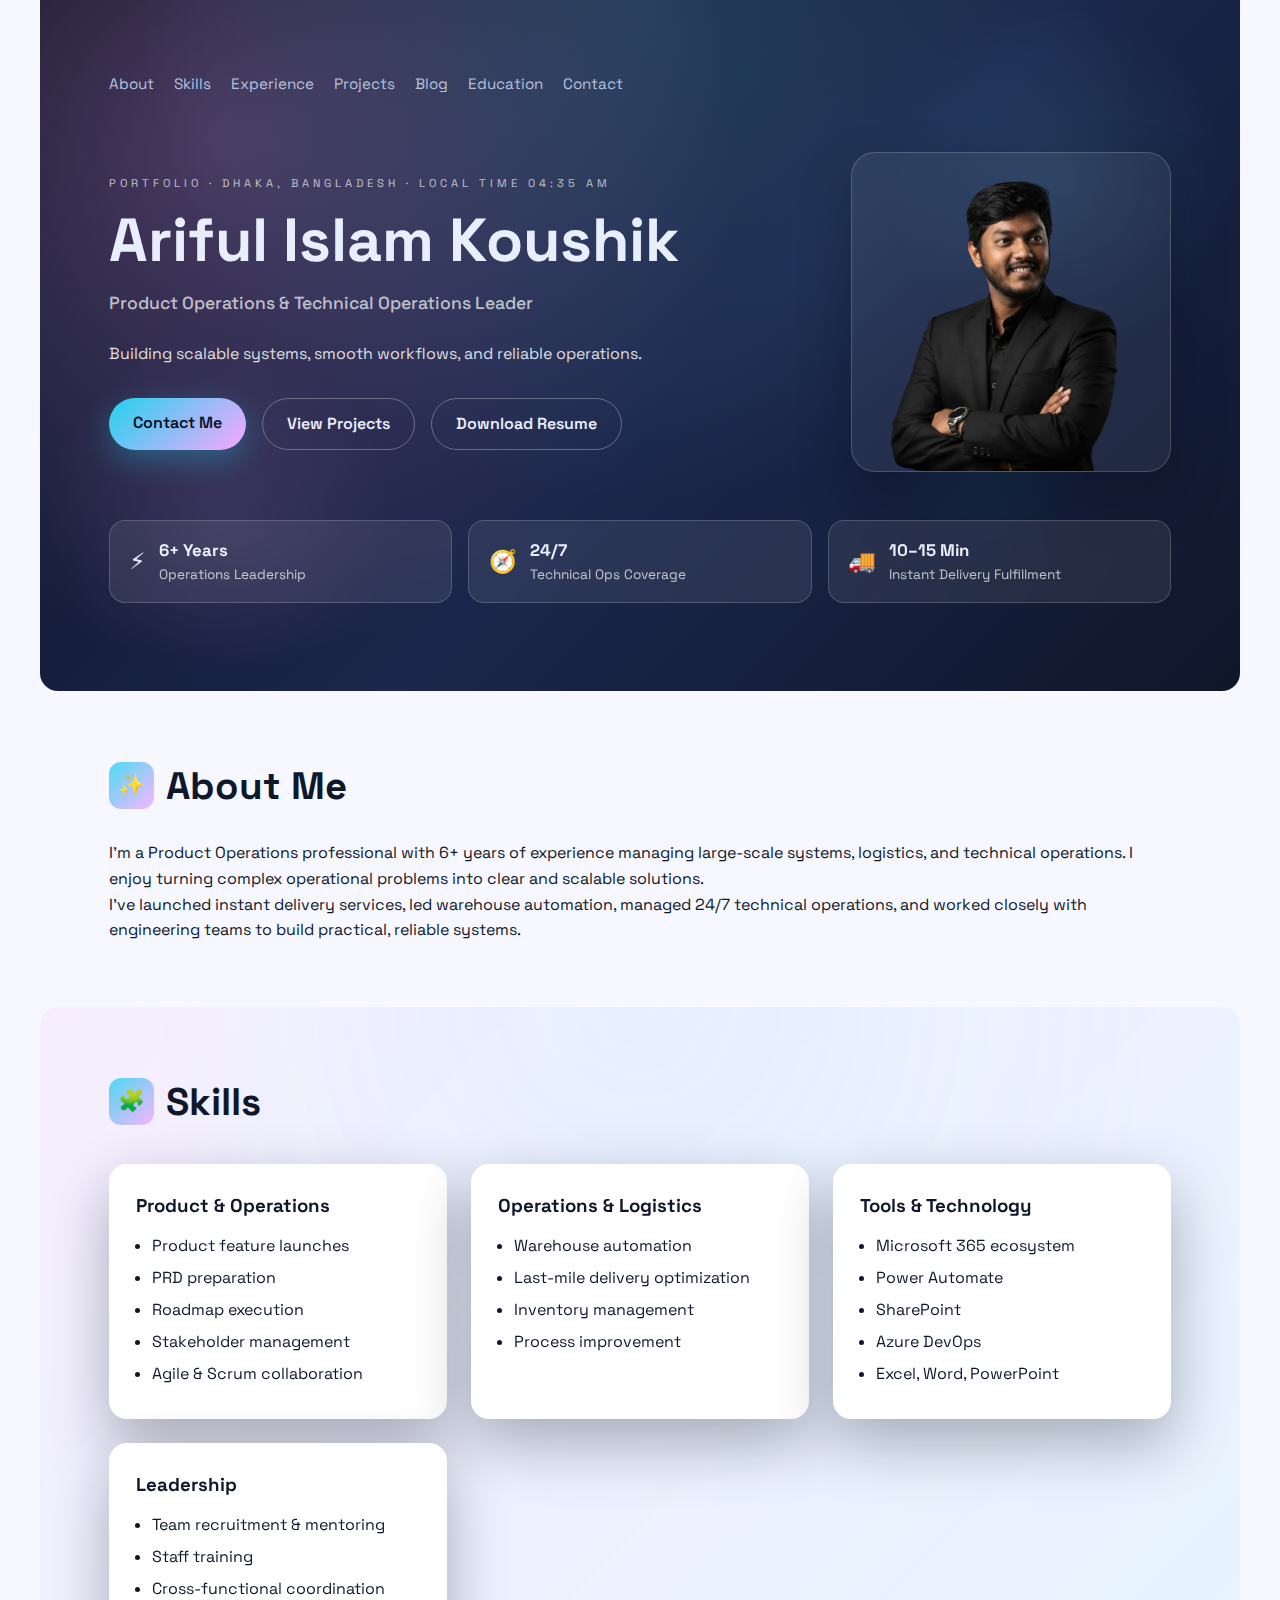
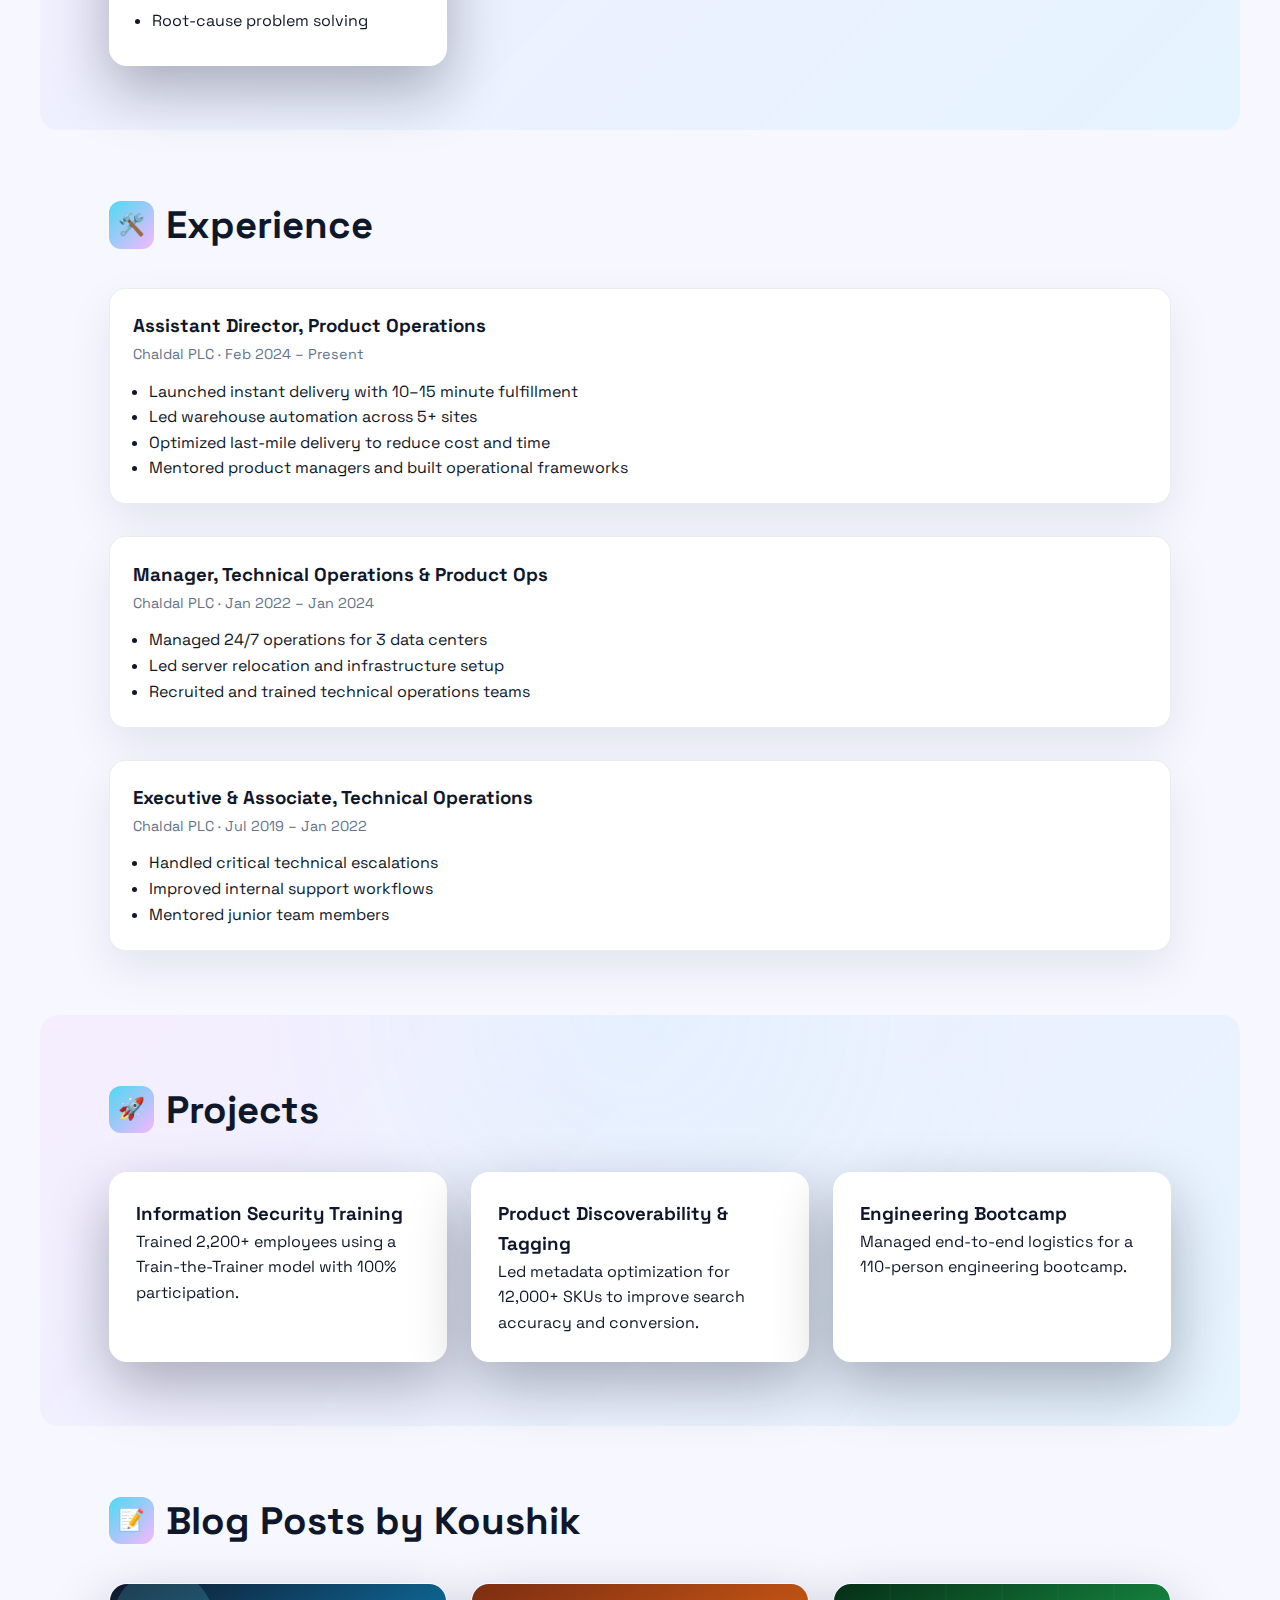
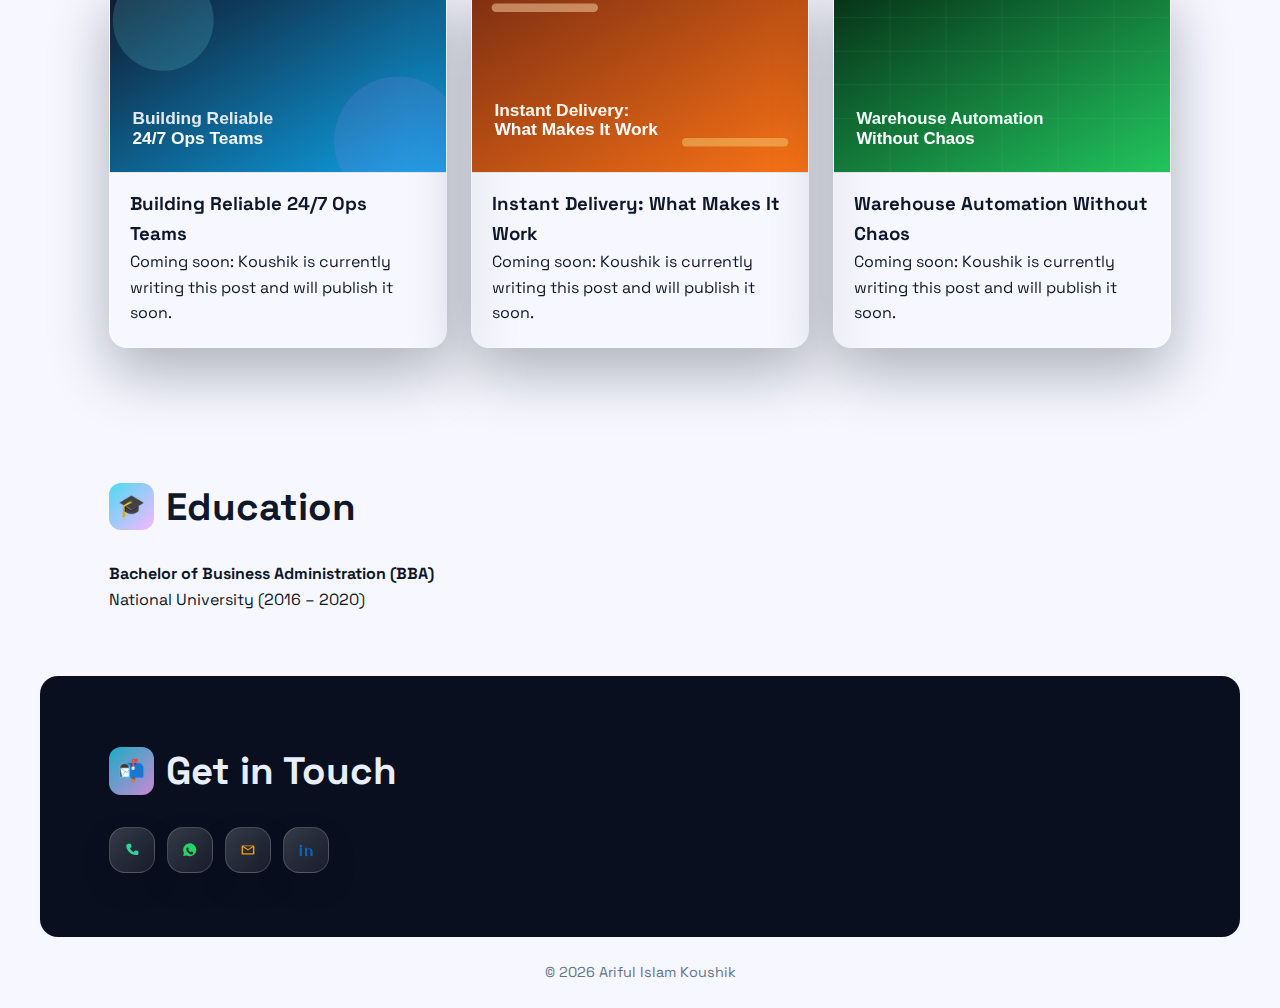
<file: index.html>
<!DOCTYPE html>
<html lang="en">
<head>
  <meta charset="UTF-8" />
  <meta name="viewport" content="width=device-width, initial-scale=1.0" />
  <title>Koushik | Assistant Director @ Chaldal</title>
  <meta name="description" content="Ariful Islam Koushik is a Product Operations and Technical Operations leader with 6+ years of experience building scalable systems, logistics workflows, and 24/7 operational excellence." />
  <meta name="robots" content="index, follow" />
  <meta name="author" content="Ariful Islam Koushik" />
  <link rel="canonical" href="https://koushik.bd/" />

  <meta property="og:type" content="website" />
  <meta property="og:title" content="Ariful Islam Koushik | Product Operations Portfolio" />
  <meta property="og:description" content="Portfolio of Ariful Islam Koushik, showcasing operations leadership, product execution, and technical operations projects." />
  <meta property="og:url" content="https://koushik.bd/" />
  <meta property="og:site_name" content="Koushik Portfolio" />
  <meta property="og:image" content="https://koushik.bd/assets/profile.png" />

  <meta name="twitter:card" content="summary_large_image" />
  <meta name="twitter:title" content="Ariful Islam Koushik | Product Operations Portfolio" />
  <meta name="twitter:description" content="Product Operations and Technical Operations portfolio with projects, experience, and contact details." />
  <meta name="twitter:image" content="https://koushik.bd/assets/profile.png" />

  <meta name="theme-color" content="#0a0f1f" />
  <link rel="shortcut icon" href="assets/favicon.svg" type="image/x-icon">
  <link rel="preconnect" href="https://fonts.googleapis.com" />
  <link rel="preconnect" href="https://fonts.gstatic.com" crossorigin />
  <link
    href="https://fonts.googleapis.com/css2?family=Space+Grotesk:wght@400;500;600;700&family=IBM+Plex+Mono:wght@400;500&display=swap"
    rel="stylesheet"
  />
  <link rel="stylesheet" href="style.css" />
  <script type="application/ld+json">
    {
      "@context": "https://schema.org",
      "@type": "Person",
      "name": "Ariful Islam Koushik",
      "url": "https://koushik.bd/",
      "image": "https://koushik.bd/assets/profile.png",
      "jobTitle": "Assistant Director, Product Operations",
      "worksFor": {
        "@type": "Organization",
        "name": "Chaldal PLC"
      },
      "sameAs": [
        "https://www.linkedin.com/in/ariful-islam-koushik/"
      ]
    }
  </script>
</head>
<body>
  <div class="main-container">
  <!-- HERO -->
  <header class="hero">
    <div class="hero-orb hero-orb--one"></div>
    <div class="hero-orb hero-orb--two"></div>
    <div class="hero-orb hero-orb--three"></div>
    <div class="container">
      <nav class="top-nav">
        <button
          class="nav-toggle"
          type="button"
          aria-expanded="false"
          aria-controls="primary-nav"
          aria-label="Toggle navigation menu"
        >
          <span></span>
          <span></span>
          <span></span>
        </button>
        <div id="primary-nav" class="nav-links">
          <a href="#about">About</a>
          <a href="#skills">Skills</a>
          <a href="#experience">Experience</a>
          <a href="#projects">Projects</a>
          <a href="#blog">Blog</a>
          <a href="#education">Education</a>
          <a href="#contact">Contact</a>
        </div>
      </nav>
      <div class="hero-intro">
        <div class="hero-copy">
          <p class="eyebrow">
            Portfolio · Dhaka, Bangladesh · <span id="local-time" aria-live="polite"></span>
          </p>
          <h1 id="hero-name">Ariful Islam Koushik</h1>
          <p id="hero-subtitle" class="subtitle">
            Product Operations & Technical Operations Leader
          </p>
          <p id="hero-text" class="hero-text">
            Building scalable systems, smooth workflows, and reliable operations.
          </p>
          <div class="hero-actions">
            <a href="#contact" class="btn">Contact Me</a>
            <a href="#projects" class="btn ghost">View Projects</a>
            <a href="assets/resume-koushik.pdf" class="btn ghost" download>Download Resume</a>
          </div>
        </div>
        <div class="hero-photo">
          <img src="assets/profile.png" alt="Ariful Islam Koushik" loading="lazy" />
        </div>
      </div>
      <div class="hero-stats">
        <div class="stat-card">
          <span class="stat-icon" aria-hidden="true">⚡</span>
          <div>
            <p class="stat-value">6+ Years</p>
            <p class="stat-label">Operations Leadership</p>
          </div>
        </div>
        <div class="stat-card">
          <span class="stat-icon" aria-hidden="true">🧭</span>
          <div>
            <p class="stat-value">24/7</p>
            <p class="stat-label">Technical Ops Coverage</p>
          </div>
        </div>
        <div class="stat-card">
          <span class="stat-icon" aria-hidden="true">🚚</span>
          <div>
            <p class="stat-value">10–15 Min</p>
            <p class="stat-label">Instant Delivery Fulfillment</p>
          </div>
        </div>
      </div>
    </div>
  </header>

  <main>

    <!-- ABOUT -->
    <section id="about" class="section">
      <div class="container">
        <h2>
          <span class="section-icon" aria-hidden="true">✨</span>
          About Me
        </h2>
        <p id="about-paragraph-1">
          I’m a Product Operations professional with 6+ years of experience
          managing large-scale systems, logistics, and technical operations.
          I enjoy turning complex operational problems into clear and scalable solutions.
        </p>
        <p id="about-paragraph-2">
          I’ve launched instant delivery services, led warehouse automation,
          managed 24/7 technical operations, and worked closely with engineering
          teams to build practical, reliable systems.
        </p>
      </div>
    </section>

    <!-- SKILLS -->
    <section id="skills" class="section bg-light">
      <div class="container">
        <h2>
          <span class="section-icon" aria-hidden="true">🧩</span>
          Skills
        </h2>

        <div class="grid">
          <div class="card">
            <h3>Product & Operations</h3>
            <ul>
              <li>Product feature launches</li>
              <li>PRD preparation</li>
              <li>Roadmap execution</li>
              <li>Stakeholder management</li>
              <li>Agile & Scrum collaboration</li>
            </ul>
          </div>

          <div class="card">
            <h3>Operations & Logistics</h3>
            <ul>
              <li>Warehouse automation</li>
              <li>Last-mile delivery optimization</li>
              <li>Inventory management</li>
              <li>Process improvement</li>
            </ul>
          </div>

          <div class="card">
            <h3>Tools & Technology</h3>
            <ul>
              <li>Microsoft 365 ecosystem</li>
              <li>Power Automate</li>
              <li>SharePoint</li>
              <li>Azure DevOps</li>
              <li>Excel, Word, PowerPoint</li>
            </ul>
          </div>

          <div class="card">
            <h3>Leadership</h3>
            <ul>
              <li>Team recruitment & mentoring</li>
              <li>Staff training</li>
              <li>Cross-functional coordination</li>
              <li>Root-cause problem solving</li>
            </ul>
          </div>
        </div>
      </div>
    </section>

    <!-- EXPERIENCE -->
    <section id="experience" class="section">
      <div class="container">
        <h2>
          <span class="section-icon" aria-hidden="true">🛠️</span>
          Experience
        </h2>

        <div class="experience-item">
          <h3>Assistant Director, Product Operations</h3>
          <span>Chaldal PLC · Feb 2024 – Present</span>
          <ul>
            <li>Launched instant delivery with 10–15 minute fulfillment</li>
            <li>Led warehouse automation across 5+ sites</li>
            <li>Optimized last-mile delivery to reduce cost and time</li>
            <li>Mentored product managers and built operational frameworks</li>
          </ul>
        </div>

        <div class="experience-item">
          <h3>Manager, Technical Operations & Product Ops</h3>
          <span>Chaldal PLC · Jan 2022 – Jan 2024</span>
          <ul>
            <li>Managed 24/7 operations for 3 data centers</li>
            <li>Led server relocation and infrastructure setup</li>
            <li>Recruited and trained technical operations teams</li>
          </ul>
        </div>

        <div class="experience-item">
          <h3>Executive & Associate, Technical Operations</h3>
          <span>Chaldal PLC · Jul 2019 – Jan 2022</span>
          <ul>
            <li>Handled critical technical escalations</li>
            <li>Improved internal support workflows</li>
            <li>Mentored junior team members</li>
          </ul>
        </div>
      </div>
    </section>

    <!-- PROJECTS -->
    <section id="projects" class="section bg-light">
      <div class="container">
        <h2>
          <span class="section-icon" aria-hidden="true">🚀</span>
          Projects
        </h2>

        <div class="grid">
          <div class="card">
            <h3>Information Security Training</h3>
            <p>
              Trained 2,200+ employees using a Train-the-Trainer model
              with 100% participation.
            </p>
          </div>

          <div class="card">
            <h3>Product Discoverability & Tagging</h3>
            <p>
              Led metadata optimization for 12,000+ SKUs to improve
              search accuracy and conversion.
            </p>
          </div>

          <div class="card">
            <h3>Engineering Bootcamp</h3>
            <p>
              Managed end-to-end logistics for a 110-person engineering bootcamp.
            </p>
          </div>
        </div>
      </div>
    </section>

    <!-- BLOG -->
    <section id="blog" class="section">
      <div class="container">
        <h2>
          <span class="section-icon" aria-hidden="true">📝</span>
          Blog Posts by Koushik
        </h2>

        <div class="grid">
          <article class="card blog-card">
            <img src="assets/blog-cover-ops.svg" alt="Cover image for Building Reliable 24/7 Ops Teams" loading="lazy" />
            <h3>
              <a href="#" aria-label="Read blog post: Building Reliable 24/7 Ops Teams">Building Reliable 24/7 Ops Teams</a>
            </h3>
            <p>
              Coming soon: Koushik is currently writing this post and will publish it soon.
            </p>
          </article>

          <article class="card blog-card">
            <img src="assets/blog-cover-delivery.svg" alt="Cover image for Instant Delivery: What Makes It Work" loading="lazy" />
            <h3>
              <a href="#" aria-label="Read blog post: Instant Delivery: What Makes It Work">Instant Delivery: What Makes It Work</a>
            </h3>
            <p>
              Coming soon: Koushik is currently writing this post and will publish it soon.
            </p>
          </article>

          <article class="card blog-card">
            <img src="assets/blog-cover-warehouse.svg" alt="Cover image for Warehouse Automation Without Chaos" loading="lazy" />
            <h3>
              <a href="#" aria-label="Read blog post: Warehouse Automation Without Chaos">Warehouse Automation Without Chaos</a>
            </h3>
            <p>
              Coming soon: Koushik is currently writing this post and will publish it soon.
            </p>
          </article>
        </div>
      </div>
    </section>

    <!-- EDUCATION -->
    <section id="education" class="section">
      <div class="container">
        <h2>
          <span class="section-icon" aria-hidden="true">🎓</span>
          Education
        </h2>
        <p>
          <strong>Bachelor of Business Administration (BBA)</strong><br />
          National University (2016 – 2020)
        </p>
      </div>
    </section>

    <!-- CONTACT -->
    <section id="contact" class="section bg-dark">
      <div class="container">
        <h2>
          <span class="section-icon" aria-hidden="true">📬</span>
          Get in Touch
        </h2>
        <div class="contact-icons">
          <a id="contact-phone-link" class="contact-icon-btn is-phone" href="tel:+8801622486838" aria-label="Call phone">
            <svg viewBox="0 0 24 24" role="img" aria-hidden="true">
              <path d="M6.6 3.5h3.1c.6 0 1.1.4 1.2 1l.5 2.7c.1.6-.2 1.2-.7 1.5l-1.6.9a12.4 12.4 0 0 0 5.3 5.3l.9-1.6c.3-.5.9-.8 1.5-.7l2.7.5c.6.1 1 .6 1 1.2v3.1c0 .7-.6 1.3-1.3 1.3C10.9 19.7 4.3 13 4.3 5.8c0-.7.6-1.3 1.3-1.3z" />
            </svg>
            <span class="contact-tooltip">Phone</span>
          </a>
          <a id="contact-whatsapp-link" class="contact-icon-btn is-whatsapp" href="https://wa.me/8801622486838" target="_blank" rel="noreferrer" aria-label="WhatsApp chat">
            <svg viewBox="0 0 24 24" role="img" aria-hidden="true">
              <path d="M20.5 11.7a8.8 8.8 0 0 1-13 7.6L3 20l.8-4.3A8.8 8.8 0 1 1 20.5 11.7zm-4.4 3.1c-.2-.1-1.3-.7-1.5-.8-.2-.1-.4-.1-.6.1l-.6.7c-.2.2-.3.2-.6.1-1.2-.5-2.2-1.4-3-2.5-.2-.2 0-.4.1-.5l.4-.6c.1-.2.1-.4 0-.6l-.7-1.7c-.1-.3-.3-.3-.6-.3h-.6c-.2 0-.4.1-.5.3-.2.3-.7.9-.7 2.2 0 1.3.7 2.5.8 2.6.1.2 2 3.1 4.9 4.1.7.2 1.2.3 1.6.2.5-.1 1.3-.6 1.5-1.2.2-.6.2-1.1.1-1.2-.1-.1-.2-.2-.4-.3z" />
            </svg>
            <span class="contact-tooltip">WhatsApp</span>
          </a>
          <a id="contact-email-link" class="contact-icon-btn is-email" href="mailto:hello@koushik.bd" aria-label="Send email">
            <svg viewBox="0 0 24 24" role="img" aria-hidden="true">
              <path d="M4.6 6.1h14.8c.6 0 1.1.5 1.1 1.1v9.7c0 .6-.5 1.1-1.1 1.1H4.6c-.6 0-1.1-.5-1.1-1.1V7.2c0-.6.5-1.1 1.1-1.1zm.8 2.2v8.1h13.2V8.3l-6.6 4.4-6.6-4.4zm.7-1.3l6 4 6-4H6.1z" />
            </svg>
            <span class="contact-tooltip">Email</span>
          </a>
          <a id="contact-linkedin-link" class="contact-icon-btn is-linkedin" href="https://www.linkedin.com/in/ariful-islam-koushik/" target="_blank" rel="noreferrer" aria-label="LinkedIn profile">
            <svg viewBox="0 0 24 24" role="img" aria-hidden="true">
              <path d="M6.5 9.1H3.6V20h2.9V9.1zm-1.4-4a1.7 1.7 0 1 0 0 3.4 1.7 1.7 0 0 0 0-3.4zM20.5 14c0-3-1.6-4.4-3.8-4.4-1.8 0-2.6 1-3.1 1.6V9.1H10.7V20h2.9v-6.1c0-1.6.3-3.2 2.3-3.2 2 0 2 1.9 2 3.3V20h2.9V14z" />
            </svg>
            <span class="contact-tooltip">LinkedIn</span>
          </a>
        </div>
      </div>
    </section>

  </main>

  <footer class="footer">
    <p>© <span id="year"></span> Ariful Islam Koushik</p>
  </footer>

  <script src="content-config.js"></script>
  <script src="script.js"></script>
  </div>
</body>
</html>
</file>
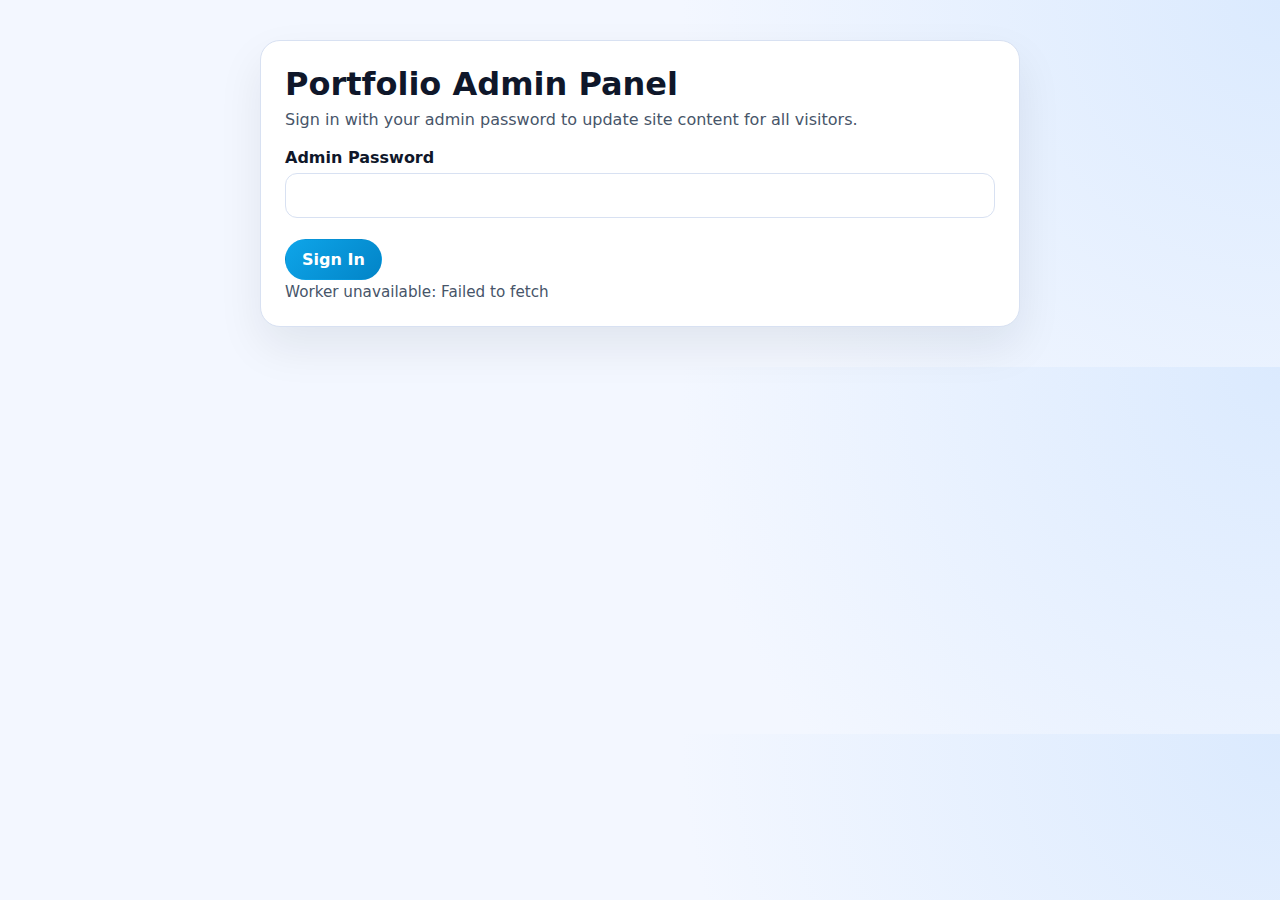
<file: admin.html>
<!DOCTYPE html>
<html lang="en">
<head>
  <meta charset="UTF-8" />
  <meta name="viewport" content="width=device-width, initial-scale=1.0" />
  <title>Portfolio Admin Panel</title>
  <meta name="robots" content="noindex, nofollow" />
  <link rel="stylesheet" href="admin.css" />
</head>
<body>
  <main class="admin-shell">
    <header class="admin-header">
      <h1>Portfolio Admin Panel</h1>
      <p>Sign in with your admin password to update site content for all visitors.</p>
    </header>

    <form id="login-form" class="admin-form login-form">
      <label>
        Admin Password
        <input id="admin-password" name="password" type="password" required autocomplete="off" />
      </label>
      <div class="admin-actions">
        <button type="submit" class="btn-primary">Sign In</button>
      </div>
    </form>

    <form id="admin-form" class="admin-form is-hidden">
      <label>
        Full Name
        <input id="heroName" name="heroName" type="text" required />
      </label>

      <label>
        Headline
        <input id="heroSubtitle" name="heroSubtitle" type="text" required />
      </label>

      <label>
        Hero Intro Text
        <textarea id="heroText" name="heroText" rows="3" required></textarea>
      </label>

      <label>
        About Paragraph 1
        <textarea id="aboutParagraph1" name="aboutParagraph1" rows="4" required></textarea>
      </label>

      <label>
        About Paragraph 2
        <textarea id="aboutParagraph2" name="aboutParagraph2" rows="4" required></textarea>
      </label>

      <label>
        Phone Number
        <input id="phoneNumber" name="phoneNumber" type="text" required />
      </label>

      <label>
        Email
        <input id="email" name="email" type="email" required />
      </label>

      <label>
        LinkedIn URL
        <input id="linkedinUrl" name="linkedinUrl" type="url" required />
      </label>

      <div class="admin-actions">
        <button type="submit" class="btn-primary">Save Changes</button>
        <button type="button" id="reset-content" class="btn-secondary">Reset Defaults</button>
        <button type="button" id="logout" class="btn-secondary">Log Out</button>
        <a href="index.html" class="btn-link">Open Website</a>
      </div>
    </form>

    <p id="status-text" class="status-text" aria-live="polite"></p>
  </main>

  <script src="content-config.js"></script>
  <script src="admin.js"></script>
</body>
</html>
</file>
<file: style.css>
:root {
  --bg: #0a0f1f;
  --bg-soft: #121a33;
  --card: rgba(255, 255, 255, 0.08);
  --card-border: rgba(255, 255, 255, 0.16);
  --text: #e9eefc;
  --muted: #b7c2dd;
  --accent: #6ee7ff;
  --accent-strong: #22d3ee;
  --accent-warm: #f8a7ff;
  --ink: #0f172a;
  --light: #f6f7ff;
  --shadow: 0 24px 60px rgba(8, 13, 28, 0.3);
}

* {
  margin: 0;
  padding: 0;
  box-sizing: border-box;
}

body {
  font-family: "Space Grotesk", system-ui, -apple-system, sans-serif;
  color: var(--ink);
  line-height: 1.6;
  background: var(--light);
  overflow-x: hidden;
}

a {
  color: inherit;
  text-decoration: none;
}

.main-container {
  max-width: 1200px;
  margin: 0 auto;
}

.container {
  max-width: 1100px;
  margin: 0 auto;
  padding: 0 1.2rem;
}

.section {
  padding: 4rem 0;
  animation: rise 0.8s ease both;
  border-radius: 18px;
}

.bg-light {
  background: radial-gradient(circle at top, rgba(110, 231, 255, 0.08), transparent 55%),
    linear-gradient(135deg, rgba(248, 167, 255, 0.1), rgba(34, 211, 238, 0.08));
}

.bg-dark {
  background: var(--bg);
  color: var(--text);
}

.bg-dark a {
  color: var(--accent);
}

/* HERO */
.hero {
  position: relative;
  background: radial-gradient(circle at top, rgba(110, 231, 255, 0.16), transparent 55%),
    radial-gradient(circle at 15% 20%, rgba(248, 167, 255, 0.25), transparent 45%),
    linear-gradient(135deg, #0a0f1f, #1b264c 55%, #0f172a);
  color: var(--text);
  padding: 4.5rem 0 5.5rem;
  border-radius: 0 0 18px 18px;
}

.hero .container {
  position: relative;
  z-index: 2;
}

.top-nav {
  display: flex;
  align-items: center;
  justify-content: space-between;
  gap: 1.5rem;
  margin-bottom: 3.5rem;
  position: relative;
}

.nav-links {
  display: grid;
  gap: 1.25rem;
  font-size: 0.95rem;
  color: var(--muted);
  position: absolute;
  top: calc(100% + 0.9rem);
  left: 0;
  right: 0;
  padding: 1rem;
  border-radius: 14px;
  border: 1px solid rgba(255, 255, 255, 0.2);
  background: rgba(10, 15, 31, 0.92);
  backdrop-filter: blur(12px);
  opacity: 0;
  pointer-events: none;
  transform: translateY(-10px);
  transition: opacity 0.2s ease, transform 0.2s ease;
  z-index: 4;
}

.top-nav.menu-open .nav-links {
  opacity: 1;
  pointer-events: auto;
  transform: translateY(0);
}

.nav-toggle {
  width: 46px;
  height: 46px;
  display: inline-flex;
  flex-direction: column;
  justify-content: center;
  gap: 5px;
  padding: 0 12px;
  border: 1px solid rgba(255, 255, 255, 0.22);
  border-radius: 12px;
  background: rgba(255, 255, 255, 0.08);
  color: var(--text);
  cursor: pointer;
}

.nav-toggle span {
  display: block;
  width: 100%;
  height: 2px;
  background: currentColor;
  border-radius: 999px;
  transition: transform 0.2s ease, opacity 0.2s ease;
}

.top-nav.menu-open .nav-toggle span:nth-child(1) {
  transform: translateY(7px) rotate(45deg);
}

.top-nav.menu-open .nav-toggle span:nth-child(2) {
  opacity: 0;
}

.top-nav.menu-open .nav-toggle span:nth-child(3) {
  transform: translateY(-7px) rotate(-45deg);
}

.nav-links a {
  position: relative;
}

.nav-links a::after {
  content: "";
  position: absolute;
  left: 0;
  bottom: -6px;
  width: 0;
  height: 2px;
  background: linear-gradient(90deg, var(--accent-strong), var(--accent-warm));
  transition: width 0.3s ease;
}

.nav-links a:hover::after {
  width: 100%;
}

.nav-links a.active::after {
  width: 100%;
}

.nav-links a.active {
  color: var(--text);
}

.logo-badge {
  font-family: "IBM Plex Mono", ui-monospace, SFMono-Regular, monospace;
  background: rgba(255, 255, 255, 0.1);
  border: 1px solid rgba(255, 255, 255, 0.2);
  color: var(--text);
  padding: 0.45rem 0.7rem;
  border-radius: 999px;
  letter-spacing: 0.1rem;
}

.eyebrow {
  text-transform: uppercase;
  letter-spacing: 0.25rem;
  font-size: 0.7rem;
  color: rgba(255, 255, 255, 0.7);
  margin-bottom: 1rem;
}

.hero h1 {
  font-size: clamp(2.5rem, 6vw, 3.8rem);
  line-height: 1.05;
  font-weight: 700;
  margin-bottom: 1rem;
}

.subtitle {
  color: rgba(255, 255, 255, 0.7);
  margin-top: 0.5rem;
  font-size: 1.1rem;
  font-weight: 500;
}

.hero-text {
  max-width: 640px;
  margin: 1.5rem 0 2rem;
  color: rgba(255, 255, 255, 0.85);
}

.hero-intro {
  display: grid;
  gap: 2.5rem;
  align-items: center;
}

.hero-copy {
  max-width: 640px;
}

.hero-photo {
  display: flex;
  justify-content: center;
}

.hero-photo img {
  width: min(320px, 80vw);
  border-radius: 24px;
  border: 1px solid rgba(255, 255, 255, 0.18);
  box-shadow: 0 24px 50px rgba(8, 13, 28, 0.35);
  object-fit: cover;
  background: rgba(255, 255, 255, 0.06);
}

.btn {
  display: inline-block;
  margin-top: 0;
  padding: 0.75rem 1.5rem;
  background: linear-gradient(135deg, var(--accent-strong), var(--accent-warm));
  color: #0a0f1f;
  border-radius: 999px;
  font-weight: 600;
  transition: transform 0.2s ease, box-shadow 0.2s ease;
  box-shadow: 0 10px 30px rgba(34, 211, 238, 0.3);
}

.btn:hover {
  transform: translateY(-2px);
  box-shadow: 0 18px 36px rgba(34, 211, 238, 0.35);
}

.btn.ghost {
  background: transparent;
  color: var(--text);
  border: 1px solid rgba(255, 255, 255, 0.3);
  box-shadow: none;
}

.hero-actions {
  display: flex;
  gap: 1rem;
  flex-wrap: wrap;
}

.hero-stats {
  margin-top: 3rem;
  display: grid;
  gap: 1rem;
}

.stat-card {
  display: flex;
  align-items: center;
  gap: 0.85rem;
  padding: 1rem 1.2rem;
  border-radius: 16px;
  background: rgba(255, 255, 255, 0.08);
  border: 1px solid rgba(255, 255, 255, 0.18);
  backdrop-filter: blur(14px);
}

.stat-icon {
  font-size: 1.4rem;
}

.stat-value {
  font-weight: 700;
  font-size: 1.05rem;
}

.stat-label {
  color: rgba(255, 255, 255, 0.7);
  font-size: 0.85rem;
}

.hero-orb {
  position: absolute;
  width: 360px;
  height: 360px;
  border-radius: 50%;
  filter: blur(0);
  opacity: 0.2;
  animation: float 10s ease-in-out infinite;
}

.hero-orb--one {
  top: 0px;
  right: 0px;
  background: radial-gradient(circle, rgba(110, 231, 255, 0.5), transparent 70%);
}

.hero-orb--two {
  bottom: 0px;
  left: 0px;
  background: radial-gradient(circle, rgba(248, 167, 255, 0.45), transparent 70%);
  animation-delay: -3s;
}

.hero-orb--three {
  bottom: 20%;
  right: 12%;
  width: 220px;
  height: 220px;
  background: radial-gradient(circle, rgba(34, 211, 238, 0.45), transparent 70%);
  animation-delay: -5s;
}

.section h2 {
  font-size: clamp(1.8rem, 3vw, 2.5rem);
  margin-bottom: 1.5rem;
  display: flex;
  align-items: center;
  gap: 0.75rem;
}

.section-icon {
  font-size: 1.35rem;
  background: linear-gradient(135deg, rgba(34, 211, 238, 0.8), rgba(248, 167, 255, 0.8));
  color: #0a0f1f;
  padding: 0.4rem 0.55rem;
  border-radius: 12px;
}

/* GRID & CARDS */
.grid {
  display: grid;
  gap: 1.5rem;
  margin-top: 2rem;
}

.card {
  background: var(--card);
  padding: 1.6rem;
  border-radius: 18px;
  border: 1px solid var(--card-border);
  box-shadow: var(--shadow);
  transition: transform 0.25s ease, border-color 0.25s ease;
  color: var(--ink);
  backdrop-filter: blur(14px);
}

.card ul {
  margin-top: 0.75rem;
  padding-left: 1rem;
}

.card li {
  margin-bottom: 0.4rem;
}

.card:hover {
  transform: translateY(-6px);
  border-color: rgba(34, 211, 238, 0.6);
}

.bg-light .card {
  background: #ffffff;
  color: var(--ink);
}

.bg-light .card h3 {
  color: #0f172a;
}

/* BLOG */
.blog-card {
  padding: 0;
  overflow: hidden;
}

.blog-card img {
  width: 100%;
  aspect-ratio: 16 / 9;
  object-fit: cover;
  display: block;
  border-bottom: 1px solid rgba(15, 23, 42, 0.08);
}

.blog-card h3,
.blog-card p {
  padding-left: 1.25rem;
  padding-right: 1.25rem;
}

.blog-card h3 {
  padding-top: 1rem;
}

.blog-card p {
  padding-bottom: 1.3rem;
}

/* EXPERIENCE */
.experience-item {
  margin-top: 2rem;
  padding: 1.4rem;
  border-radius: 16px;
  background: #ffffff;
  box-shadow: 0 18px 45px rgba(15, 23, 42, 0.08);
  border: 1px solid rgba(15, 23, 42, 0.08);
}

.experience-item span {
  font-size: 0.9rem;
  color: #64748b;
}

.experience-item ul {
  margin-top: 0.75rem;
  padding-left: 1rem;
}

/* CONTACT */
.contact-icons {
  display: flex;
  flex-wrap: wrap;
  gap: 0.75rem;
  margin-top: 1.6rem;
}

.contact-icon-btn {
  width: 46px;
  height: 46px;
  display: grid;
  place-items: center;
  border-radius: 16px;
  color: var(--text);
  background:
    linear-gradient(135deg, rgba(255, 255, 255, 0.18), rgba(255, 255, 255, 0.06)),
    rgba(10, 15, 31, 0.55);
  border: 1px solid rgba(255, 255, 255, 0.18);
  box-shadow: 0 12px 26px rgba(8, 13, 28, 0.25);
  backdrop-filter: blur(14px);
  transition: transform 0.2s ease, border-color 0.2s ease, box-shadow 0.2s ease;
  position: relative;
}

.contact-icon-btn svg {
  width: 18px;
  height: 18px;
  fill: currentColor;
}

.contact-icon-btn.is-phone {
  color: #34d399;
}

.contact-icon-btn.is-whatsapp {
  color: #25d366;
}

.contact-icon-btn.is-email {
  color: #f59e0b;
}

.contact-icon-btn.is-linkedin {
  color: #0a66c2;
}

.contact-icon-btn:hover {
  transform: translateY(-2px);
  border-color: rgba(110, 231, 255, 0.6);
  box-shadow: 0 16px 32px rgba(34, 211, 238, 0.22);
}

.contact-tooltip {
  position: absolute;
  bottom: calc(100% + 10px);
  left: 50%;
  transform: translateX(-50%) translateY(6px);
  padding: 0.35rem 0.6rem;
  border-radius: 999px;
  background: rgba(10, 15, 31, 0.85);
  border: 1px solid rgba(255, 255, 255, 0.18);
  color: var(--text);
  font-size: 0.7rem;
  letter-spacing: 0.12rem;
  text-transform: uppercase;
  white-space: nowrap;
  opacity: 0;
  pointer-events: none;
  transition: opacity 0.2s ease, transform 0.2s ease;
  backdrop-filter: blur(10px);
}

.contact-icon-btn:hover .contact-tooltip,
.contact-icon-btn:focus-visible .contact-tooltip {
  opacity: 1;
  transform: translateX(-50%) translateY(0);
}

/* FOOTER */
.footer {
  text-align: center;
  padding: 1.5rem;
  font-size: 0.9rem;
  color: #64748b;
}

/* RESPONSIVE */
@media (min-width: 768px) {
  .grid {
    grid-template-columns: repeat(2, 1fr);
  }

  .hero-stats {
    grid-template-columns: repeat(3, minmax(0, 1fr));
  }
}

@media (min-width: 1024px) {
  .nav-toggle {
    display: none;
  }

  .hero-intro {
    grid-template-columns: minmax(0, 1.15fr) minmax(0, 0.85fr);
  }

  .hero-photo {
    justify-content: flex-end;
  }

  .grid {
    grid-template-columns: repeat(3, 1fr);
  }

  .nav-links {
    display: flex;
    position: static;
    padding: 0;
    border: 0;
    background: transparent;
    backdrop-filter: none;
    opacity: 1;
    pointer-events: auto;
    transform: none;
  }
}

@keyframes float {
  0%,
  100% {
    transform: translateY(0);
  }
  50% {
    transform: translateY(-18px);
  }
}

@keyframes rise {
  from {
    opacity: 0;
    transform: translateY(20px);
  }
  to {
    opacity: 1;
    transform: translateY(0);
  }
}

@media (prefers-reduced-motion: reduce) {
  * {
    animation: none !important;
    transition: none !important;
  }
}
</file>
<file: admin.css>
:root {
  --bg: #f3f7ff;
  --panel: #ffffff;
  --line: #d8e1f2;
  --text: #0f172a;
  --muted: #475569;
  --primary: #0ea5e9;
  --primary-strong: #0284c7;
}

* {
  box-sizing: border-box;
}

body {
  margin: 0;
  font-family: "Space Grotesk", system-ui, -apple-system, sans-serif;
  color: var(--text);
  background: radial-gradient(circle at top right, #dbeafe 0%, var(--bg) 45%);
}

.admin-shell {
  width: min(760px, 92vw);
  margin: 2.5rem auto;
  background: var(--panel);
  border: 1px solid var(--line);
  border-radius: 20px;
  box-shadow: 0 20px 45px rgba(15, 23, 42, 0.08);
  padding: 1.5rem;
}

.admin-header h1 {
  margin: 0;
  font-size: clamp(1.5rem, 2.8vw, 2rem);
}

.admin-header p {
  margin: 0.45rem 0 1.2rem;
  color: var(--muted);
}

.admin-form {
  display: grid;
  gap: 0.9rem;
}

.is-hidden {
  display: none;
}

.admin-form label {
  display: grid;
  gap: 0.35rem;
  font-weight: 600;
}

.admin-form input,
.admin-form textarea {
  width: 100%;
  border: 1px solid var(--line);
  border-radius: 12px;
  padding: 0.75rem 0.85rem;
  font: inherit;
  color: var(--text);
}

.admin-form textarea {
  resize: vertical;
}

.admin-form input:focus-visible,
.admin-form textarea:focus-visible {
  outline: 2px solid color-mix(in srgb, var(--primary) 55%, transparent);
  outline-offset: 1px;
}

.admin-actions {
  display: flex;
  flex-wrap: wrap;
  gap: 0.65rem;
  margin-top: 0.4rem;
}

.admin-actions button,
.admin-actions a {
  border-radius: 999px;
  border: 1px solid transparent;
  padding: 0.62rem 1rem;
  font: inherit;
  font-weight: 600;
  text-decoration: none;
  cursor: pointer;
}

.btn-primary {
  background: linear-gradient(135deg, var(--primary), var(--primary-strong));
  color: #fff;
}

.btn-secondary {
  background: #fff;
  border-color: var(--line);
  color: var(--text);
}

.btn-link {
  background: #f1f5f9;
  color: var(--text);
}

.status-text {
  min-height: 1.2rem;
  margin: 0.2rem 0 0;
  font-size: 0.95rem;
  color: var(--muted);
}

@media (max-width: 640px) {
  .admin-shell {
    margin: 1.25rem auto;
    padding: 1rem;
  }

  .admin-actions {
    flex-direction: column;
  }
}
</file>
